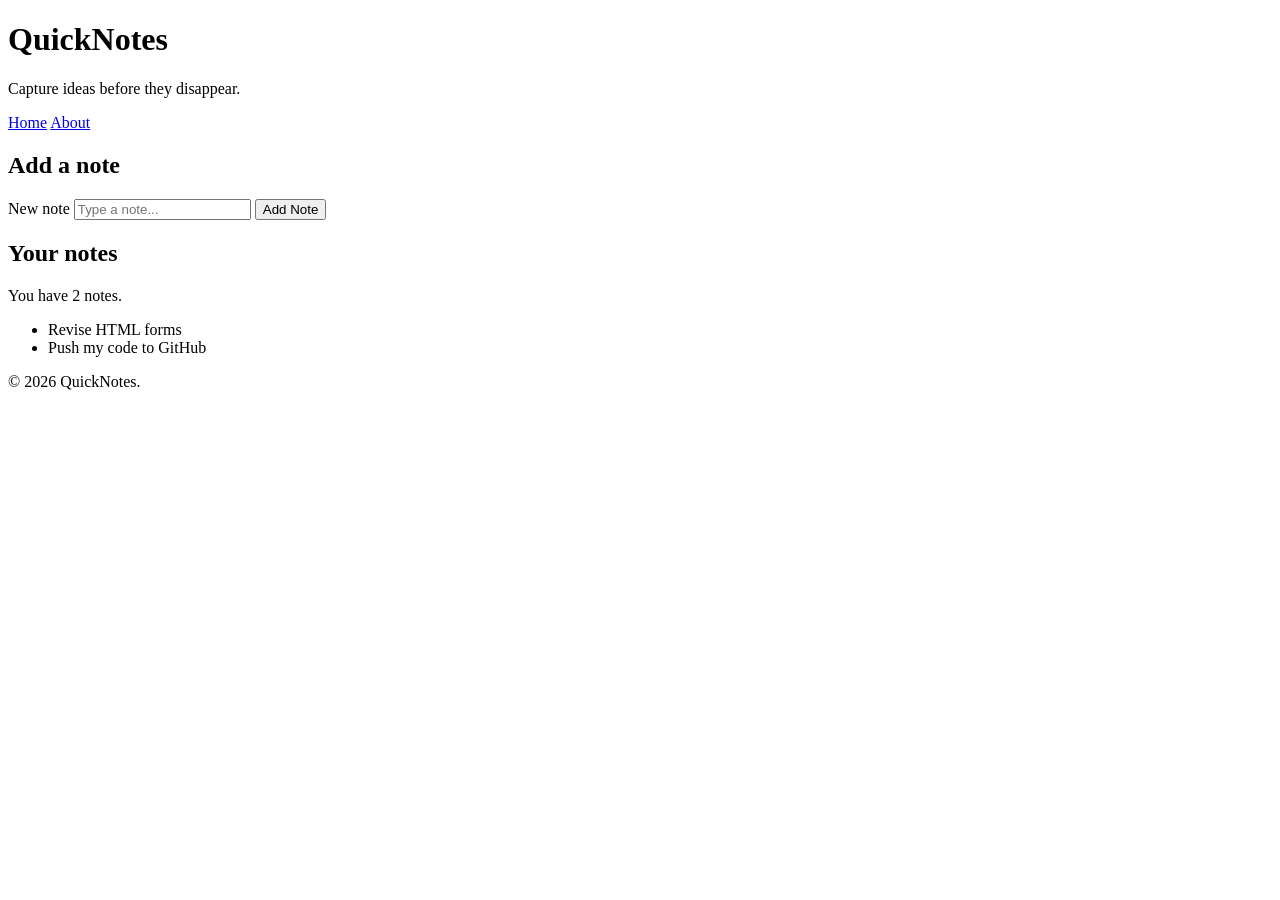
<file: day1/index.html>
<!DOCTYPE html>
<html lang="en">
  <head>
    <meta charset="UTF-8" />
    <meta name="viewport" content="width=device-width, initial-scale=1.0" />
    <title>QuickNotes</title>
  </head>
  <body>
    <header>
      <h1>QuickNotes</h1>
      <p>Capture ideas before they disappear.</p>
      <nav>
        <a href="index.html">Home</a>
        <a href="about.html">About</a>
      </nav>
    </header>

    <main>
      <section>
        <h2>Add a note</h2>
        <form id="note-form">
          <label for="note-input">New note</label>
          <input type="text" id="note-input" placeholder="Type a note..." />
          <button type="submit">Add Note</button>
        </form>
      </section>

      <section>
        <h2>Your notes</h2>
        <p id="note-count">You have 2 notes.</p>
        <ul id="notes-list">
          <li>Revise HTML forms</li>
          <li>Push my code to GitHub</li>
        </ul>
      </section>
    </main>

    <footer>
      <p>&copy; 2026 QuickNotes.</p>
    </footer>
  </body>
</html>
</file>
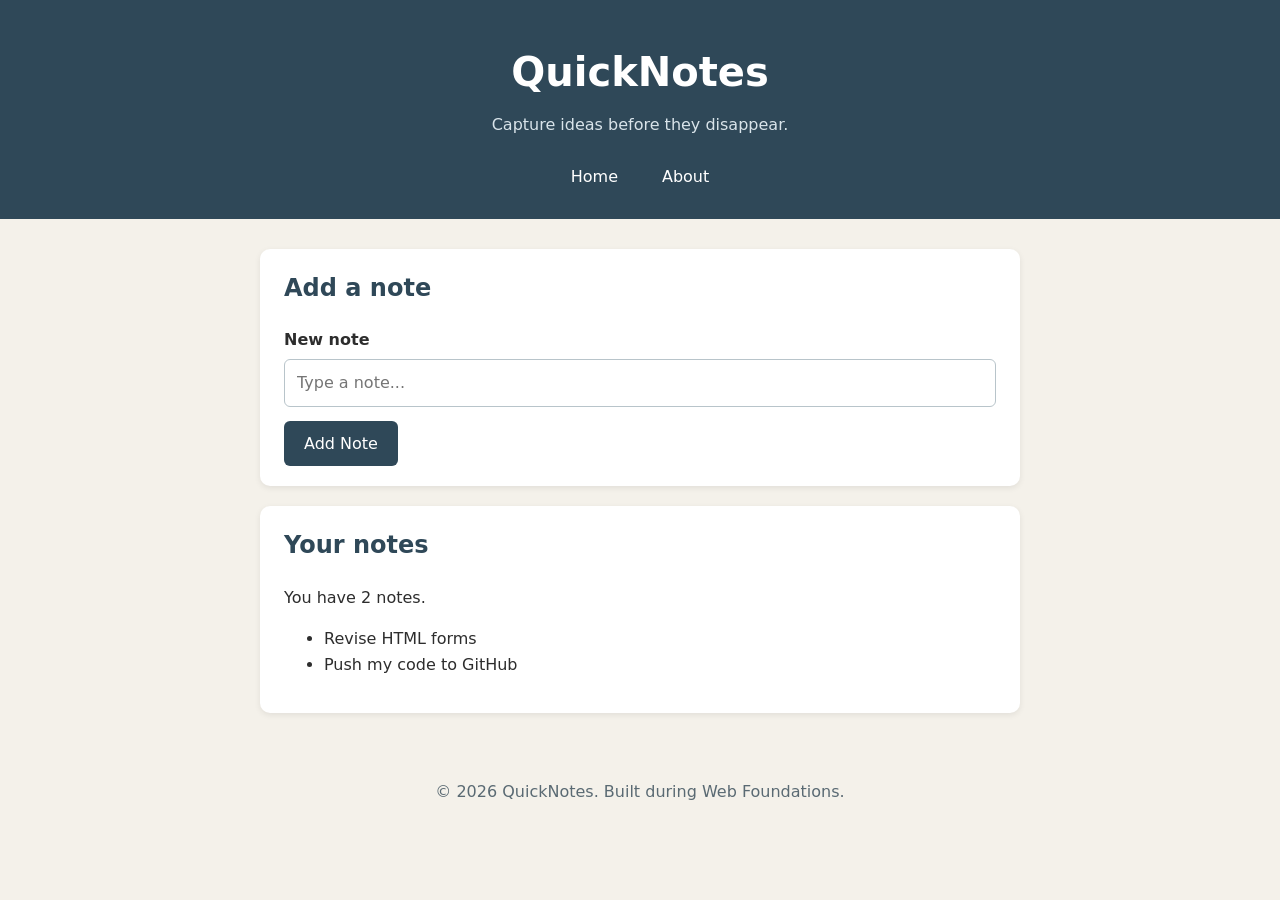
<file: day2/index.html>
<!DOCTYPE html>
<html lang="en">
  <head>
    <meta charset="UTF-8" />
    <meta name="viewport" content="width=device-width, initial-scale=1.0" />
    <title>QuickNotes</title>
      <link rel="stylesheet" href="style.css" />
  </head>
  <body>
    <header>
      <h1>QuickNotes</h1>
      <p>Capture ideas before they disappear.</p>
      <nav>
        <a href="index.html">Home</a>
        <a href="about.html">About</a>
      </nav>
    </header>

    <main>
      <section>
        <h2>Add a note</h2>
        <form id="note-form">
          <label for="note-input">New note</label>
          <input type="text" id="note-input" placeholder="Type a note..." />
          <button type="submit">Add Note</button>
        </form>
      </section>

      <section>
        <h2>Your notes</h2>
        <p id="note-count">You have 2 notes.</p>
        <ul id="notes-list">
          <li>Revise HTML forms</li>
          <li>Push my code to GitHub</li>
        </ul>
      </section>
    </main>

    <footer>
      <p>&copy; 2026 QuickNotes. Built during Web Foundations.</p>
    </footer>
  </body>
</html>
</file>
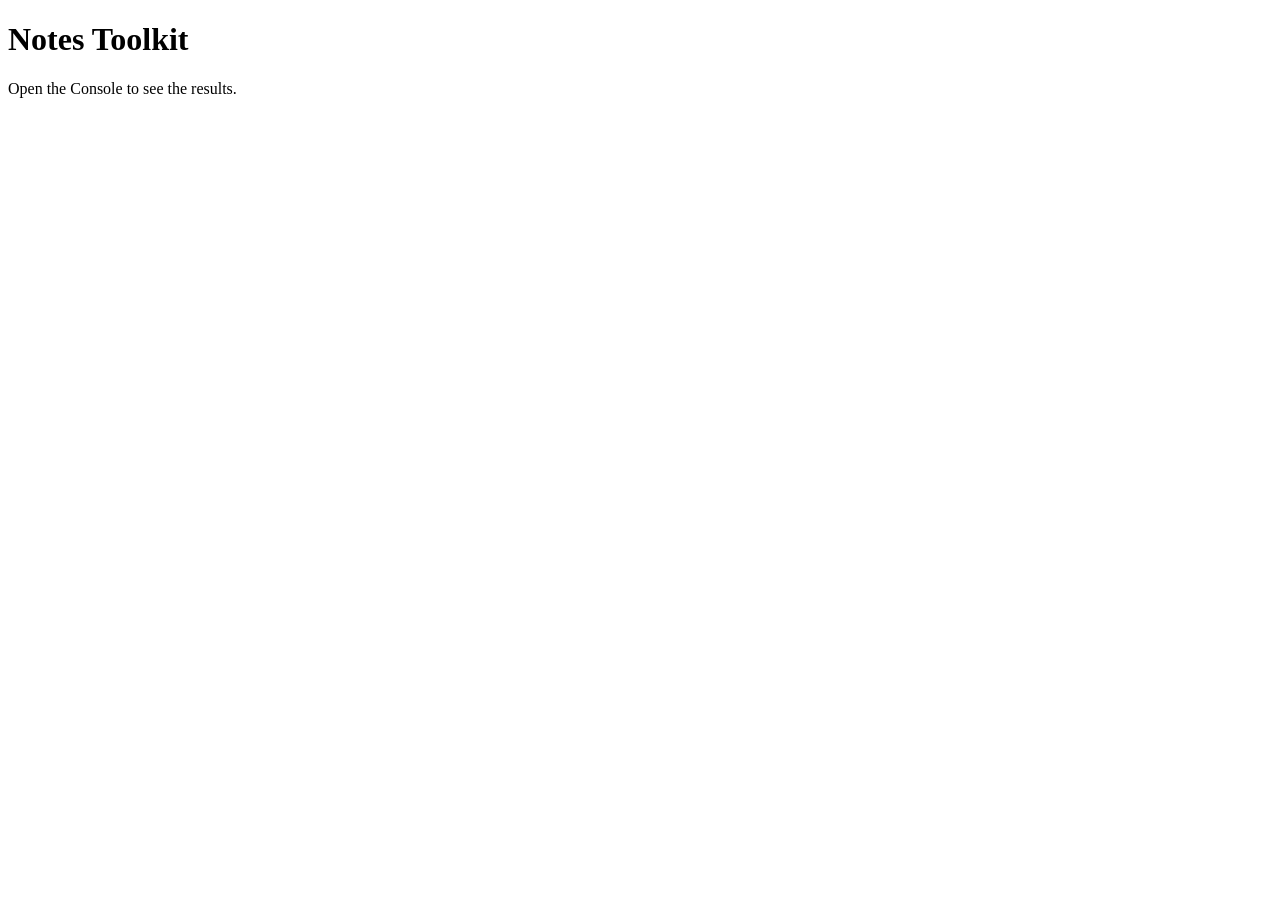
<file: day3/index.html>
<!DOCTYPE html>
<html lang="en">
  <head>
    <meta charset="UTF-8" />
    <meta name="viewport" content="width=device-width, initial-scale=1.0" />
    <title>Notes Toolkit</title>
    <script src="script.js" defer></script>
  </head>
  <body>
    <h1>Notes Toolkit</h1>
    <p>Open the Console to see the results.</p>
  </body>
</html>
</file>
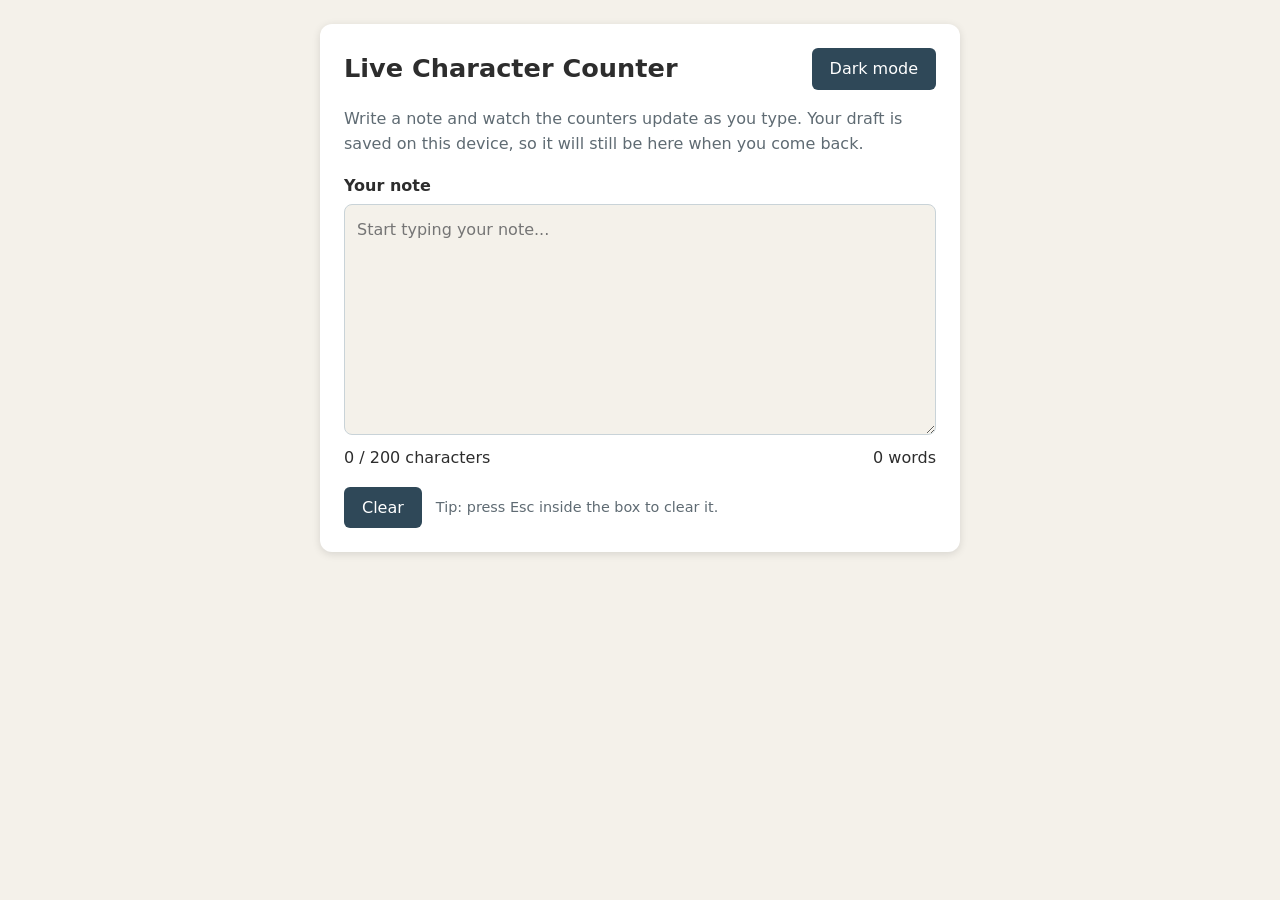
<file: day4/index.html>
<!DOCTYPE html>
<html lang="en">
  <head>
    <meta charset="UTF-8" />
    <meta name="viewport" content="width=device-width, initial-scale=1.0" />
    <title>Live Character Counter</title>
    <link rel="stylesheet" href="style.css" />
    <script src="script.js" defer></script>
  </head>
  <body>
    <main class="card">
      <header class="top">
        <h1>Live Character Counter</h1>
        <button type="button" id="theme-toggle">Dark mode</button>
      </header>

      <p class="intro">
        Write a note and watch the counters update as you type. Your draft is
        saved on this device, so it will still be here when you come back.
      </p>

      <label for="note-text">Your note</label>
      <textarea
        id="note-text"
        rows="8"
        placeholder="Start typing your note..."
      ></textarea>

      <div class="stats">
        <p id="char-count">0 / 200 characters</p>
        <p id="word-count">0 words</p>
      </div>

      <div class="actions">
        <button type="button" id="clear-btn">Clear</button>
        <span class="hint">Tip: press Esc inside the box to clear it.</span>
      </div>
    </main>
  </body>
</html>
</file>
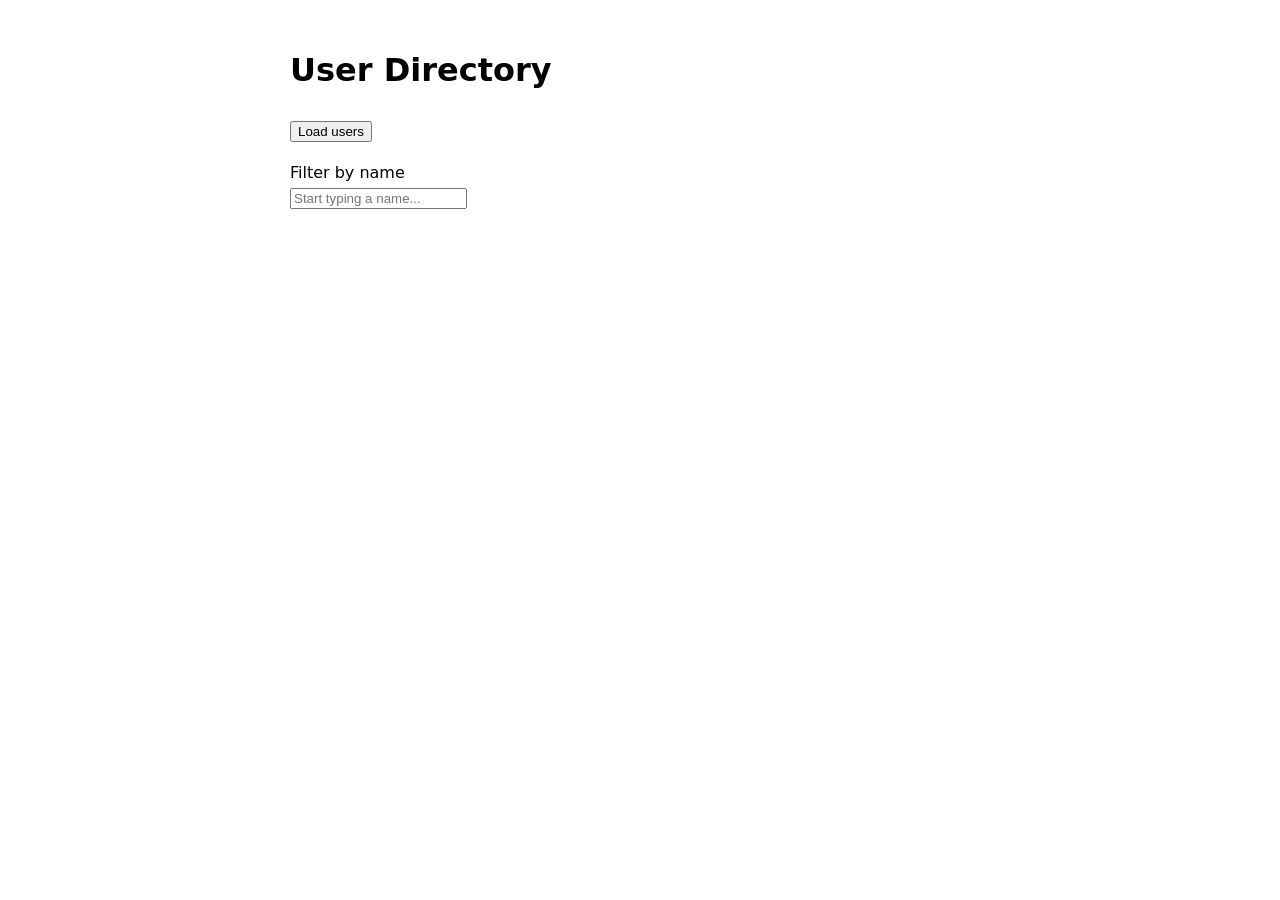
<file: day5/index.html>
<!DOCTYPE html>
<html lang="en">
  <head>
    <meta charset="UTF-8" />
    <meta name="viewport" content="width=device-width, initial-scale=1.0" />
    <title>User Directory</title>
    <script src="users.js" defer></script>
    <style>
      body {
        max-width: 700px;
        margin: 0 auto;
        padding: 24px 16px;
        font-family: system-ui, -apple-system, "Segoe UI", Roboto, Arial, sans-serif;
        line-height: 1.6;
      }
      #users-list {
        list-style: none;
        padding: 0;
      }
      .user-card {
        margin-bottom: 12px;
        padding: 12px 16px;
        border: 1px solid #c9d3d8;
        border-left: 6px solid #2f4858;
        border-radius: 8px;
      }
      .user-card h2 {
        margin: 0 0 4px;
        font-size: 1.1rem;
      }
      .user-card p {
        margin: 0;
      }
    </style>
  </head>
  <body>
    <h1>User Directory</h1>

    <button type="button" id="load-users">Load users</button>

    <p>
      <label for="filter-input">Filter by name</label><br />
      <input type="text" id="filter-input" placeholder="Start typing a name..." />
    </p>

    <p id="status"></p>
    <ul id="users-list"></ul>
  </body>
</html>
</file>
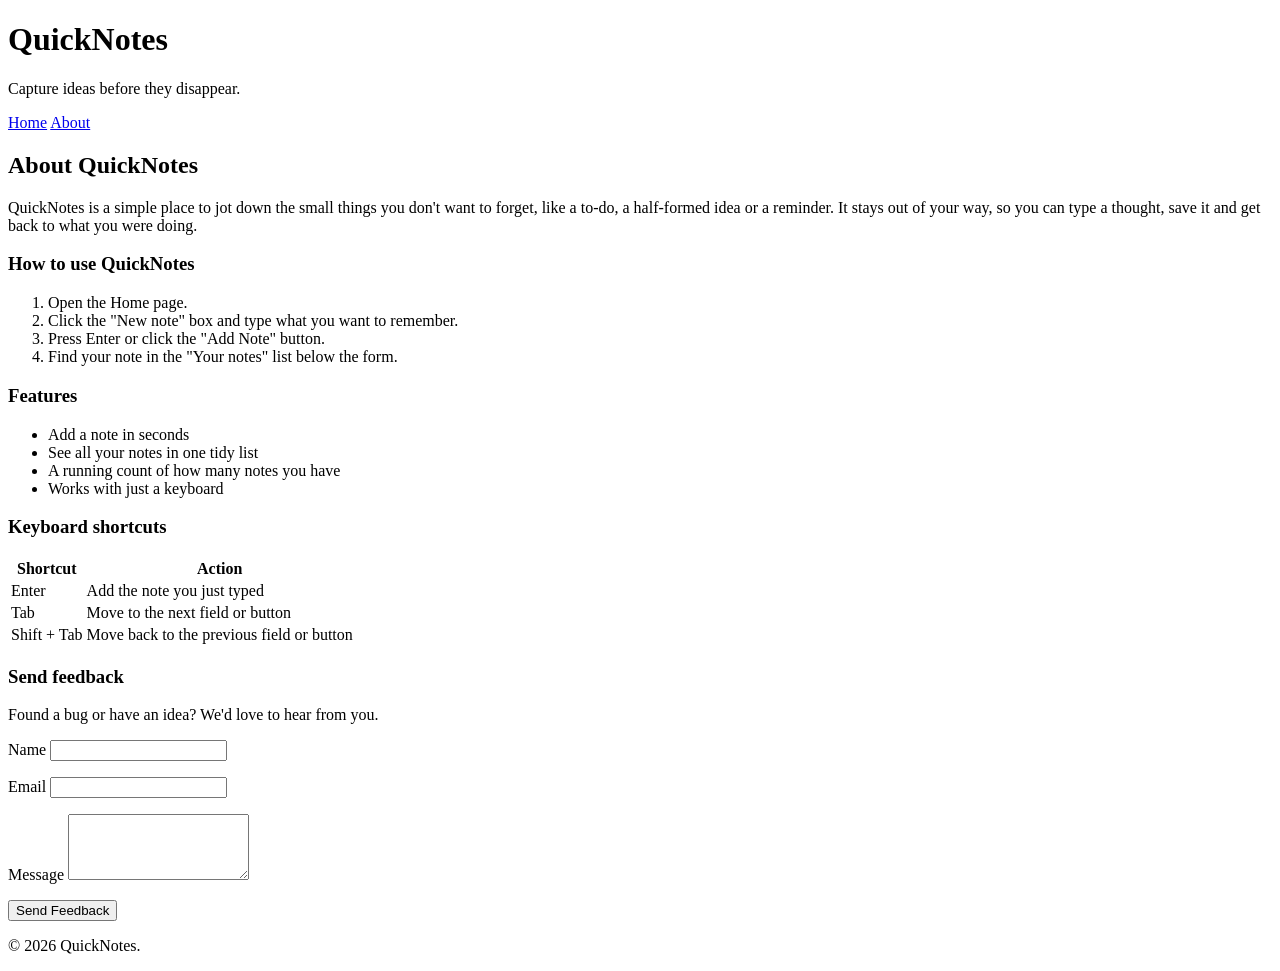
<file: day1/about.html>
<!DOCTYPE html>
<html lang="en">
  <head>
    <meta charset="UTF-8" />
    <meta name="viewport" content="width=device-width, initial-scale=1.0" />
    <title>About QuickNotes</title>
  </head>
  <body>
    <header>
      <h1>QuickNotes</h1>
      <p>Capture ideas before they disappear.</p>
      <nav>
        <a href="index.html">Home</a>
        <a href="about.html">About</a>
      </nav>
    </header>

    <main>
      <h2>About QuickNotes</h2>
      <p>
        QuickNotes is a simple place to jot down the small things you don't
        want to forget, like a to-do, a half-formed idea or a reminder. It
        stays out of your way, so you can type a thought, save it and get back
        to what you were doing.
      </p>

      <section>
        <h3>How to use QuickNotes</h3>
        <ol>
          <li>Open the Home page.</li>
          <li>Click the "New note" box and type what you want to remember.</li>
          <li>Press Enter or click the "Add Note" button.</li>
          <li>Find your note in the "Your notes" list below the form.</li>
        </ol>
      </section>

      <section>
        <h3>Features</h3>
        <ul>
          <li>Add a note in seconds</li>
          <li>See all your notes in one tidy list</li>
          <li>A running count of how many notes you have</li>
          <li>Works with just a keyboard</li>
        </ul>
      </section>

      <section>
        <h3>Keyboard shortcuts</h3>
        <table>
          <thead>
            <tr>
              <th>Shortcut</th>
              <th>Action</th>
            </tr>
          </thead>
          <tbody>
            <tr>
              <td>Enter</td>
              <td>Add the note you just typed</td>
            </tr>
            <tr>
              <td>Tab</td>
              <td>Move to the next field or button</td>
            </tr>
            <tr>
              <td>Shift + Tab</td>
              <td>Move back to the previous field or button</td>
            </tr>
          </tbody>
        </table>
      </section>

      <section>
        <h3>Send feedback</h3>
        <p>Found a bug or have an idea? We'd love to hear from you.</p>
        <form>
          <p>
            <label for="name">Name</label>
            <input type="text" id="name" name="name" required />
          </p>
          <p>
            <label for="email">Email</label>
            <input type="email" id="email" name="email" required />
          </p>
          <p>
            <label for="message">Message</label>
            <textarea id="message" name="message" rows="4" required></textarea>
          </p>
          <button type="submit">Send Feedback</button>
        </form>
      </section>
    </main>

    <footer>
      <p>&copy; 2026 QuickNotes.</p>
    </footer>
  </body>
</html>
</file>
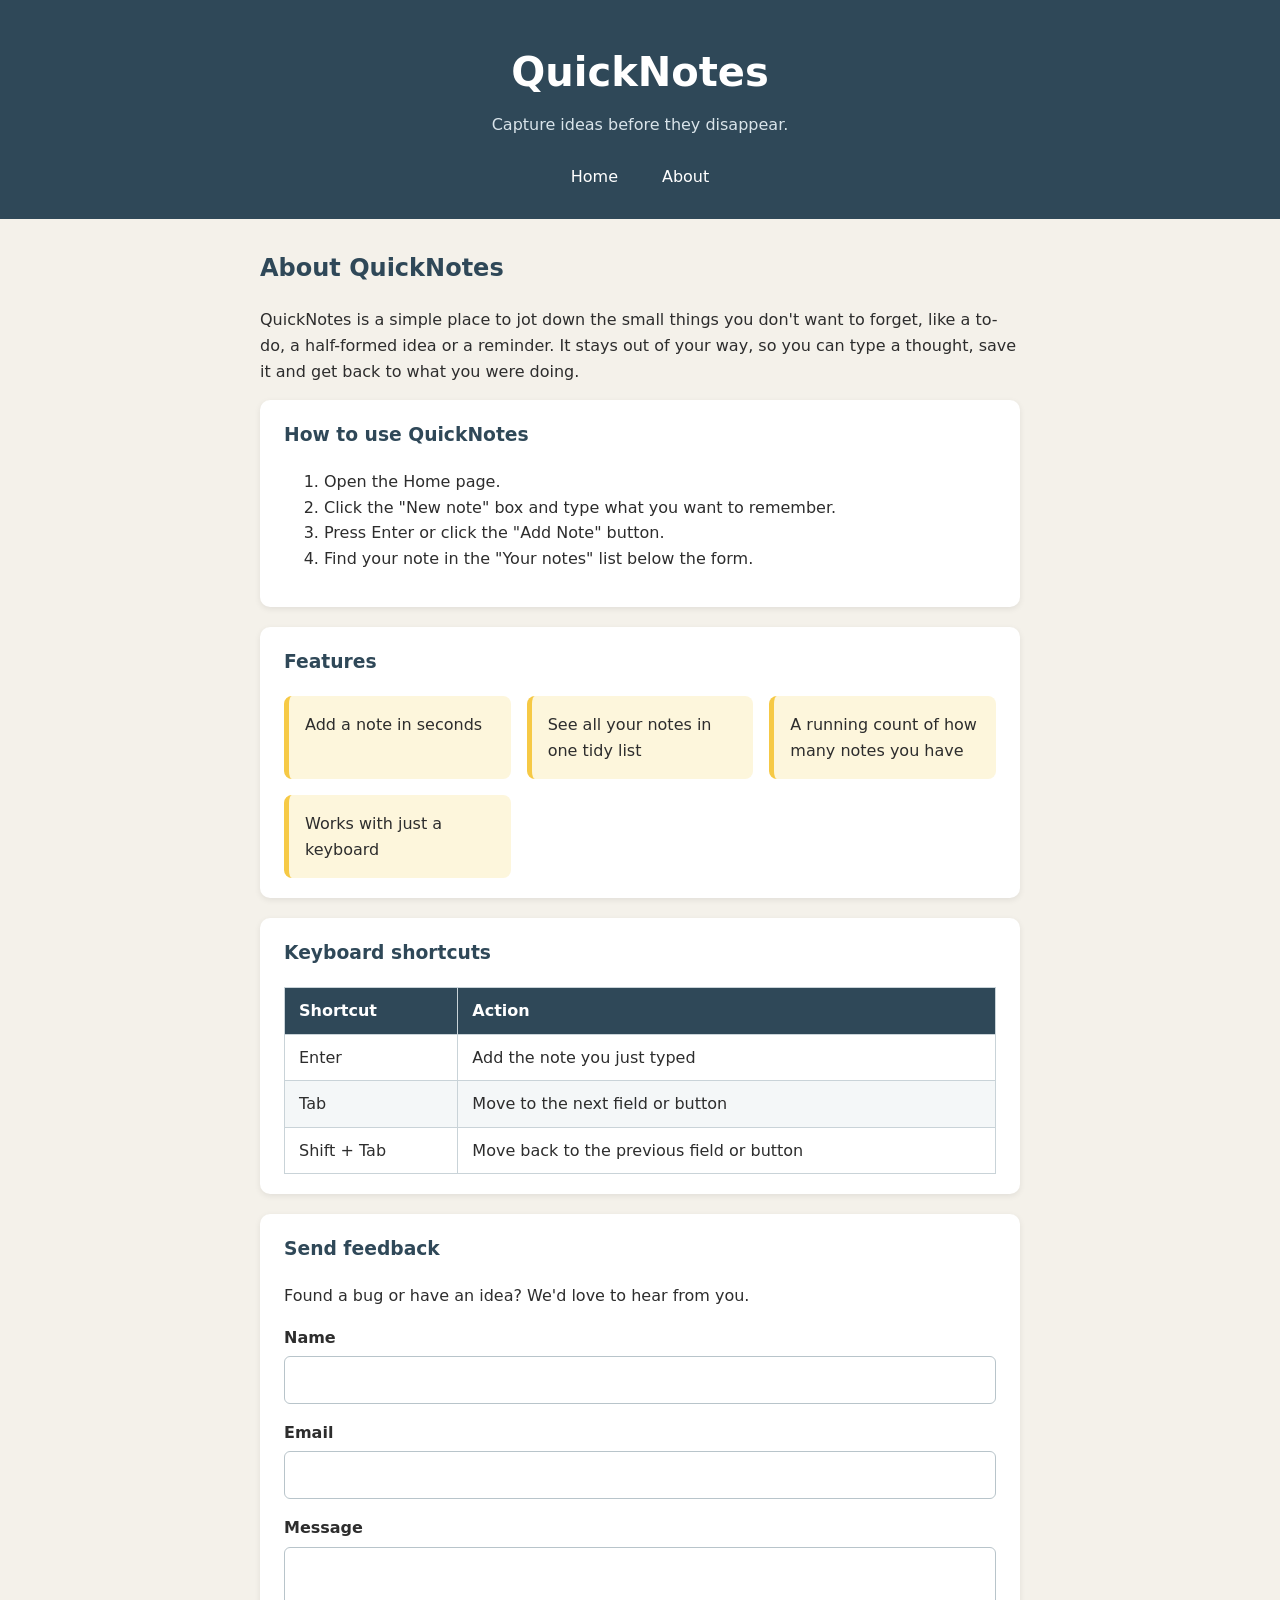
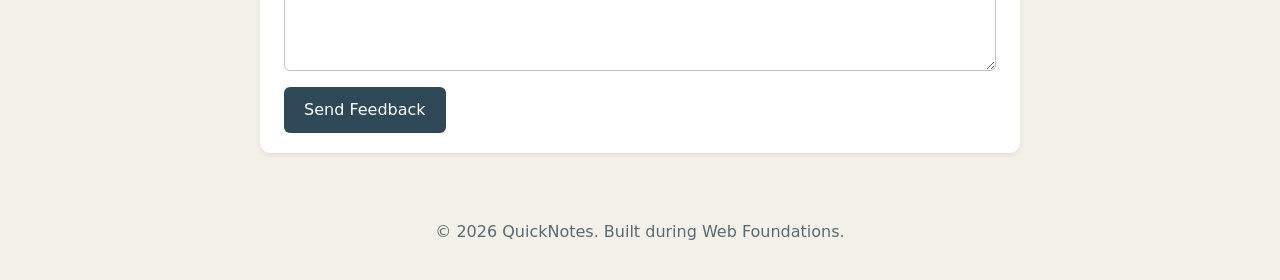
<file: day2/about.html>
<!DOCTYPE html>
<html lang="en">
  <head>
    <meta charset="UTF-8" />
    <meta name="viewport" content="width=device-width, initial-scale=1.0" />
    <title>About QuickNotes</title>
      <link rel="stylesheet" href="style.css" />
  </head>
  <body>
    <header>
      <h1>QuickNotes</h1>
      <p>Capture ideas before they disappear.</p>
      <nav>
        <a href="index.html">Home</a>
        <a href="about.html">About</a>
      </nav>
    </header>

    <main>
      <h2>About QuickNotes</h2>
      <p>
        QuickNotes is a simple place to jot down the small things you don't
        want to forget, like a to-do, a half-formed idea or a reminder. It
        stays out of your way, so you can type a thought, save it and get back
        to what you were doing.
      </p>

      <section>
        <h3>How to use QuickNotes</h3>
        <ol>
          <li>Open the Home page.</li>
          <li>Click the "New note" box and type what you want to remember.</li>
          <li>Press Enter or click the "Add Note" button.</li>
          <li>Find your note in the "Your notes" list below the form.</li>
        </ol>
      </section>

      <section>
        <h3>Features</h3>
        <ul class="features">
          <li>Add a note in seconds</li>
          <li>See all your notes in one tidy list</li>
          <li>A running count of how many notes you have</li>
          <li>Works with just a keyboard</li>
        </ul>
      </section>

      <section>
        <h3>Keyboard shortcuts</h3>
        <table>
          <thead>
            <tr>
              <th>Shortcut</th>
              <th>Action</th>
            </tr>
          </thead>
          <tbody>
            <tr>
              <td>Enter</td>
              <td>Add the note you just typed</td>
            </tr>
            <tr>
              <td>Tab</td>
              <td>Move to the next field or button</td>
            </tr>
            <tr>
              <td>Shift + Tab</td>
              <td>Move back to the previous field or button</td>
            </tr>
          </tbody>
        </table>
      </section>

      <section>
        <h3>Send feedback</h3>
        <p>Found a bug or have an idea? We'd love to hear from you.</p>
        <form>
          <p>
            <label for="name">Name</label>
            <input type="text" id="name" name="name" required />
          </p>
          <p>
            <label for="email">Email</label>
            <input type="email" id="email" name="email" required />
          </p>
          <p>
            <label for="message">Message</label>
            <textarea id="message" name="message" rows="4" required></textarea>
          </p>
          <button type="submit">Send Feedback</button>
        </form>
      </section>
    </main>

    <footer>
      <p>&copy; 2026 QuickNotes. Built during Web Foundations.</p>
    </footer>
  </body>
</html>
</file>
<file: day2/style.css>
/* ---------- Reset and base ---------- */
*,
*::before,
*::after {
  box-sizing: border-box;
}

body {
  margin: 0;
  font-family: system-ui, -apple-system, "Segoe UI", Roboto, Arial, sans-serif;
  line-height: 1.6;
  color: #2d2d2d;
  background-color: #f4f1ea;
}

/* ---------- Header ---------- */
header {
  background-color: #2f4858;
  color: #ffffff;
  text-align: center;
  padding: 40px 20px 24px;
}

header h1 {
  margin: 0 0 8px;
  font-size: 2.5rem;
}

header p {
  margin: 0 0 20px;
  color: #d9e4ea;
}

/* ---------- Navigation (Flexbox) ---------- */
nav {
  display: flex;
  justify-content: center;
  align-items: center;
  gap: 16px;
}

nav a {
  color: #ffffff;
  text-decoration: none;
  padding: 6px 14px;
  border-radius: 6px;
  transition: background-color 0.3s ease, color 0.3s ease;
}

nav a:hover,
nav a:focus {
  background-color: #f6c945;
  color: #2f4858;
}

/* ---------- Main and section cards ---------- */
main {
  max-width: 800px;
  margin: 30px auto;
  padding: 0 20px;
}

main > h2 {
  color: #2f4858;
}

section {
  background-color: #ffffff;
  padding: 20px 24px;
  margin-bottom: 20px;
  border-radius: 10px;
  box-shadow: 0 2px 6px rgba(0, 0, 0, 0.08);
}

section h2,
section h3 {
  margin-top: 0;
  color: #2f4858;
}

/* ---------- Features list (CSS Grid) ---------- */
.features {
  list-style: none;
  margin: 0;
  padding: 0;
  display: grid;
  grid-template-columns: repeat(auto-fit, minmax(180px, 1fr));
  gap: 16px;
}

.features li {
  background-color: #fdf6dc;
  border-left: 5px solid #f6c945;
  border-radius: 8px;
  padding: 16px;
}

/* ---------- Shortcuts table ---------- */
table {
  width: 100%;
  border-collapse: collapse;
}

th,
td {
  border: 1px solid #c9d3d8;
  padding: 10px 14px;
  text-align: left;
}

th {
  background-color: #2f4858;
  color: #ffffff;
}

tbody tr:nth-child(even) {
  background-color: #f4f7f8;
}

/* ---------- Forms ---------- */
form p {
  margin: 0 0 16px;
}

label {
  display: block;
  font-weight: 600;
  margin-bottom: 6px;
}

input[type="text"],
input[type="email"],
textarea {
  display: block;
  width: 100%;
  padding: 10px 12px;
  font: inherit;
  border: 1px solid #b8c4ca;
  border-radius: 6px;
}

input:focus,
textarea:focus {
  outline: 2px solid #f6c945;
  border-color: #2f4858;
}

/* The Home page form is not wrapped in <p>, so space it out */
#note-form input {
  margin-bottom: 14px;
}

/* ---------- Buttons ---------- */
button {
  background-color: #2f4858;
  color: #ffffff;
  border: none;
  padding: 10px 20px;
  font: inherit;
  border-radius: 6px;
  cursor: pointer;
  transition: background-color 0.3s ease, transform 0.2s ease;
}

button:hover {
  background-color: #f6c945;
  color: #2f4858;
  transform: translateY(-2px);
}

/* ---------- Footer ---------- */
footer {
  text-align: center;
  padding: 20px;
  color: #5a6a73;
}

/* ---------- Small screens ---------- */
@media (max-width: 600px) {
  header {
    padding: 20px 12px 14px;
  }

  header h1 {
    font-size: 1.6rem;
  }

  section {
    padding: 16px;
  }
}
</file>
<file: day4/style.css>
/* ---------- Colours (the dark theme only redefines these) ---------- */
:root {
  --bg: #f4f1ea;
  --surface: #ffffff;
  --text: #2d2d2d;
  --muted: #5f6b73;
  --border: #c9d3d8;
  --accent: #2f4858;
  --accent-text: #ffffff;
  --accent-hover: #f6c945;
  --accent-hover-text: #2f4858;
  --warning: #e07b00;
  --danger: #c62828;
}

body.dark {
  --bg: #14181c;
  --surface: #1e242a;
  --text: #e8ecef;
  --muted: #9aa7b0;
  --border: #3a444c;
  --accent: #f6c945;
  --accent-text: #14181c;
  --accent-hover: #ffe08a;
  --accent-hover-text: #14181c;
  --warning: #ffa733;
  --danger: #ff6b6b;
}

/* ---------- Base ---------- */
*,
*::before,
*::after {
  box-sizing: border-box;
}

body {
  margin: 0;
  padding: 24px 16px;
  font-family: system-ui, -apple-system, "Segoe UI", Roboto, Arial, sans-serif;
  line-height: 1.6;
  color: var(--text);
  background-color: var(--bg);
  transition: background-color 0.3s ease, color 0.3s ease;
}

.card {
  max-width: 640px;
  margin: 0 auto;
  padding: 24px;
  background-color: var(--surface);
  border-radius: 12px;
  box-shadow: 0 2px 8px rgba(0, 0, 0, 0.12);
  transition: background-color 0.3s ease;
}

.top {
  display: flex;
  justify-content: space-between;
  align-items: center;
  gap: 12px;
}

h1 {
  margin: 0;
  font-size: 1.6rem;
}

.intro {
  color: var(--muted);
}

/* ---------- Form ---------- */
label {
  display: block;
  font-weight: 600;
  margin-bottom: 6px;
}

textarea {
  display: block;
  width: 100%;
  padding: 12px;
  font: inherit;
  color: var(--text);
  background-color: var(--bg);
  border: 1px solid var(--border);
  border-radius: 8px;
  resize: vertical;
}

textarea:focus {
  outline: 2px solid var(--accent-hover);
  border-color: var(--accent);
}

/* ---------- Counters ---------- */
.stats {
  display: flex;
  justify-content: space-between;
  gap: 12px;
  margin: 10px 0 16px;
}

.stats p {
  margin: 0;
}

.warning {
  color: var(--warning);
}

.over {
  color: var(--danger);
  font-weight: bold;
}

/* ---------- Buttons ---------- */
.actions {
  display: flex;
  align-items: center;
  gap: 14px;
  flex-wrap: wrap;
}

.hint {
  color: var(--muted);
  font-size: 0.9rem;
}

button {
  padding: 8px 18px;
  font: inherit;
  color: var(--accent-text);
  background-color: var(--accent);
  border: none;
  border-radius: 6px;
  cursor: pointer;
  transition: background-color 0.3s ease, color 0.3s ease, transform 0.2s ease;
}

button:hover {
  color: var(--accent-hover-text);
  background-color: var(--accent-hover);
  transform: translateY(-2px);
}

/* ---------- Small screens ---------- */
@media (max-width: 600px) {
  .card {
    padding: 16px;
  }

  h1 {
    font-size: 1.3rem;
  }
}
</file>
